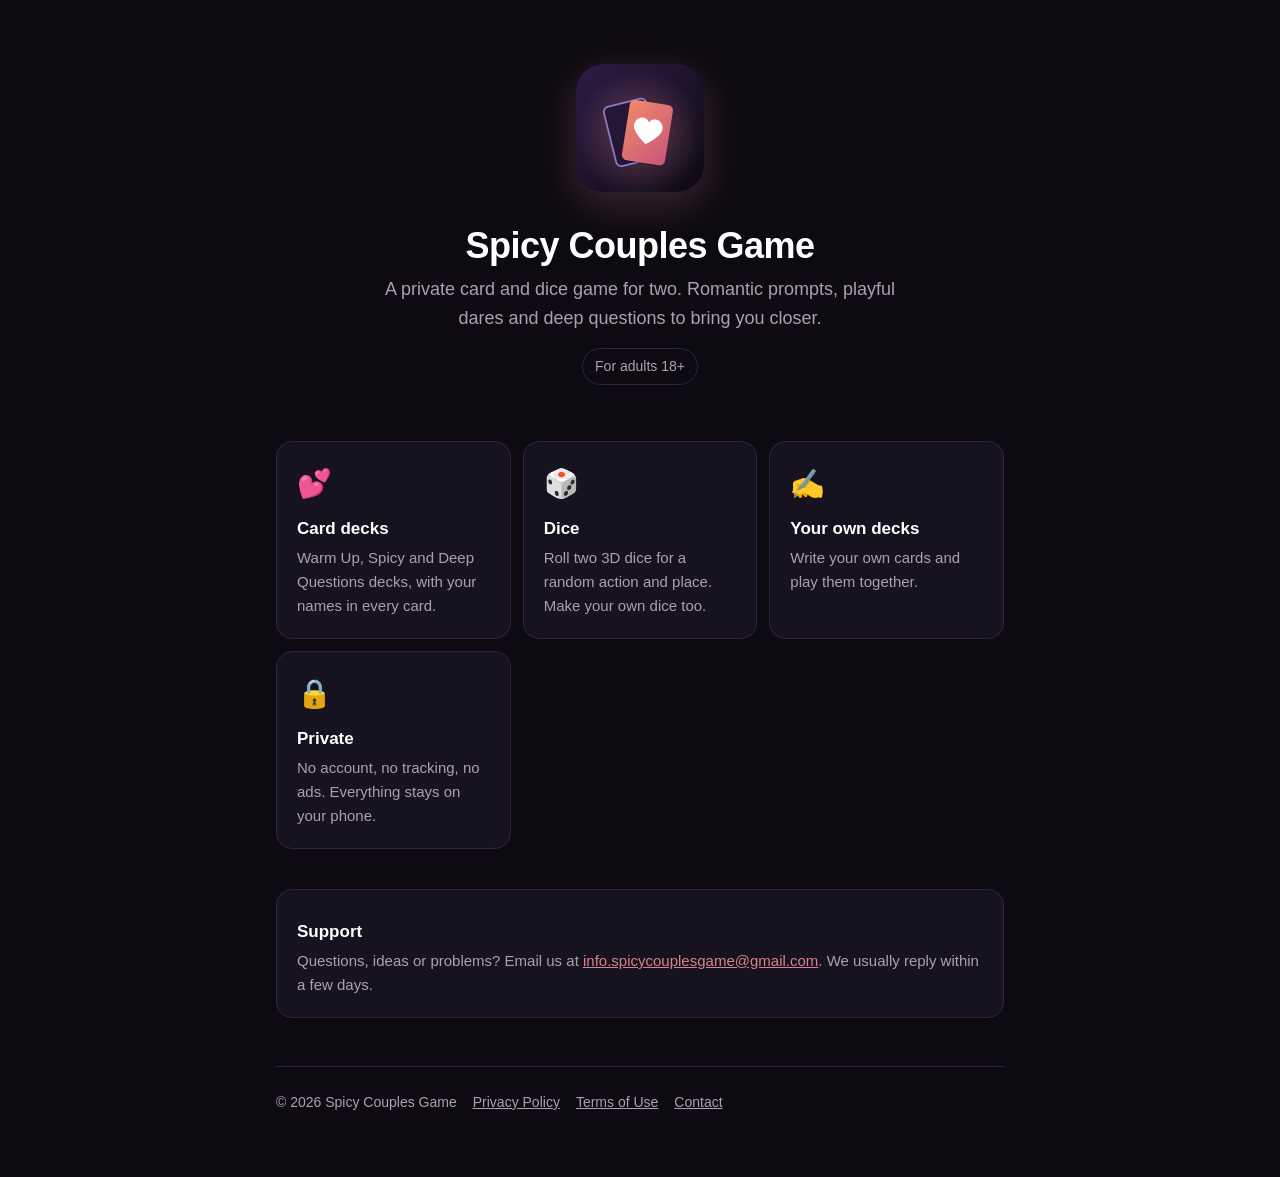
<file: index.html>
<!doctype html>
<html lang="en">
<head>
  <meta charset="utf-8">
  <meta name="viewport" content="width=device-width, initial-scale=1">
  <title>Spicy Couples Game</title>
  <meta name="description" content="A private card and dice game for couples. Works offline, no account needed.">
  <link rel="icon" href="favicon.png">
  <link rel="stylesheet" href="style.css">
</head>
<body>
  <main class="wrap">
    <section class="hero">
      <img src="icon.png" alt="Spicy Couples Game icon">
      <h1>Spicy Couples Game</h1>
      <p>A private card and dice game for two. Romantic prompts, playful dares and deep questions to bring you closer.</p>
      <span class="badge">For adults 18+</span>
    </section>

    <section class="features">
      <div class="card">
        <div class="emoji">💕</div>
        <h3>Card decks</h3>
        <p>Warm Up, Spicy and Deep Questions decks, with your names in every card.</p>
      </div>
      <div class="card">
        <div class="emoji">🎲</div>
        <h3>Dice</h3>
        <p>Roll two 3D dice for a random action and place. Make your own dice too.</p>
      </div>
      <div class="card">
        <div class="emoji">✍️</div>
        <h3>Your own decks</h3>
        <p>Write your own cards and play them together.</p>
      </div>
      <div class="card">
        <div class="emoji">🔒</div>
        <h3>Private</h3>
        <p>No account, no tracking, no ads. Everything stays on your phone.</p>
      </div>
    </section>

    <section class="card">
      <h3>Support</h3>
      <p>Questions, ideas or problems? Email us at <a href="mailto:info.spicycouplesgame@gmail.com">info.spicycouplesgame@gmail.com</a>. We usually reply within a few days.</p>
    </section>

    <footer>
      <span>© 2026 Spicy Couples Game</span>
      <a href="privacy.html">Privacy Policy</a>
      <a href="terms.html">Terms of Use</a>
      <a href="mailto:info.spicycouplesgame@gmail.com">Contact</a>
    </footer>
  </main>
</body>
</html>
</file>
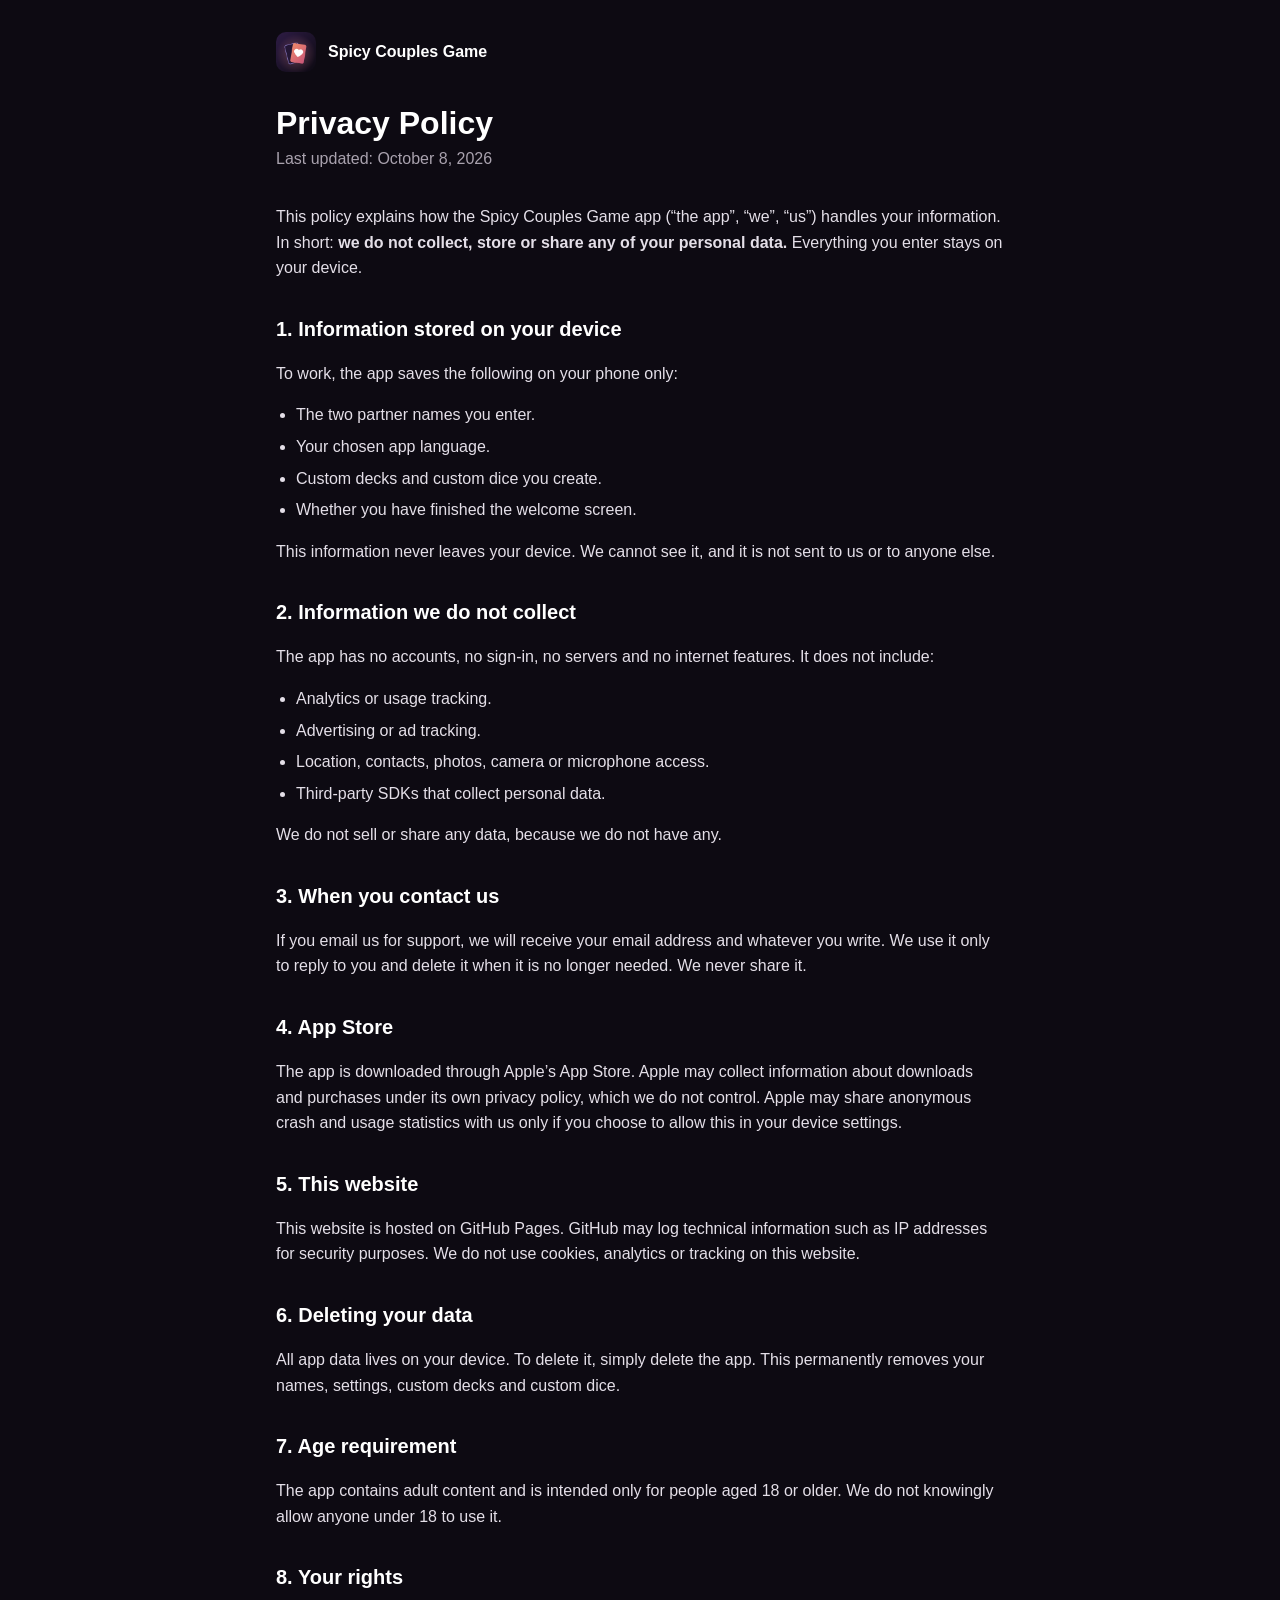
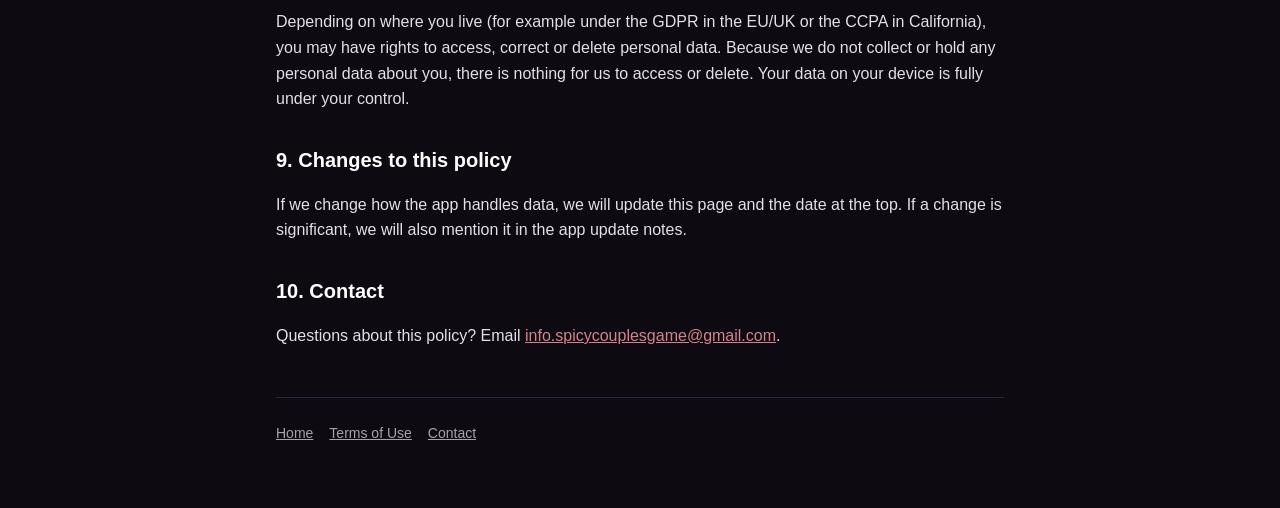
<file: privacy.html>
<!doctype html>
<html lang="en">
<head>
  <meta charset="utf-8">
  <meta name="viewport" content="width=device-width, initial-scale=1">
  <title>Privacy Policy – Spicy Couples Game</title>
  <link rel="icon" href="favicon.png">
  <link rel="stylesheet" href="style.css">
</head>
<body>
  <main class="wrap doc">
    <a class="top" href="index.html"><img src="icon.png" alt="">Spicy Couples Game</a>

    <h1>Privacy Policy</h1>
    <p class="date">Last updated: October 8, 2026</p>

    <p>This policy explains how the Spicy Couples Game app (“the app”, “we”, “us”) handles your information. In short: <strong>we do not collect, store or share any of your personal data.</strong> Everything you enter stays on your device.</p>

    <h2>1. Information stored on your device</h2>
    <p>To work, the app saves the following on your phone only:</p>
    <ul>
      <li>The two partner names you enter.</li>
      <li>Your chosen app language.</li>
      <li>Custom decks and custom dice you create.</li>
      <li>Whether you have finished the welcome screen.</li>
    </ul>
    <p>This information never leaves your device. We cannot see it, and it is not sent to us or to anyone else.</p>

    <h2>2. Information we do not collect</h2>
    <p>The app has no accounts, no sign-in, no servers and no internet features. It does not include:</p>
    <ul>
      <li>Analytics or usage tracking.</li>
      <li>Advertising or ad tracking.</li>
      <li>Location, contacts, photos, camera or microphone access.</li>
      <li>Third-party SDKs that collect personal data.</li>
    </ul>
    <p>We do not sell or share any data, because we do not have any.</p>

    <h2>3. When you contact us</h2>
    <p>If you email us for support, we will receive your email address and whatever you write. We use it only to reply to you and delete it when it is no longer needed. We never share it.</p>

    <h2>4. App Store</h2>
    <p>The app is downloaded through Apple’s App Store. Apple may collect information about downloads and purchases under its own privacy policy, which we do not control. Apple may share anonymous crash and usage statistics with us only if you choose to allow this in your device settings.</p>

    <h2>5. This website</h2>
    <p>This website is hosted on GitHub Pages. GitHub may log technical information such as IP addresses for security purposes. We do not use cookies, analytics or tracking on this website.</p>

    <h2>6. Deleting your data</h2>
    <p>All app data lives on your device. To delete it, simply delete the app. This permanently removes your names, settings, custom decks and custom dice.</p>

    <h2>7. Age requirement</h2>
    <p>The app contains adult content and is intended only for people aged 18 or older. We do not knowingly allow anyone under 18 to use it.</p>

    <h2>8. Your rights</h2>
    <p>Depending on where you live (for example under the GDPR in the EU/UK or the CCPA in California), you may have rights to access, correct or delete personal data. Because we do not collect or hold any personal data about you, there is nothing for us to access or delete. Your data on your device is fully under your control.</p>

    <h2>9. Changes to this policy</h2>
    <p>If we change how the app handles data, we will update this page and the date at the top. If a change is significant, we will also mention it in the app update notes.</p>

    <h2>10. Contact</h2>
    <p>Questions about this policy? Email <a href="mailto:info.spicycouplesgame@gmail.com">info.spicycouplesgame@gmail.com</a>.</p>

    <footer>
      <a href="index.html">Home</a>
      <a href="terms.html">Terms of Use</a>
      <a href="mailto:info.spicycouplesgame@gmail.com">Contact</a>
    </footer>
  </main>
</body>
</html>
</file>
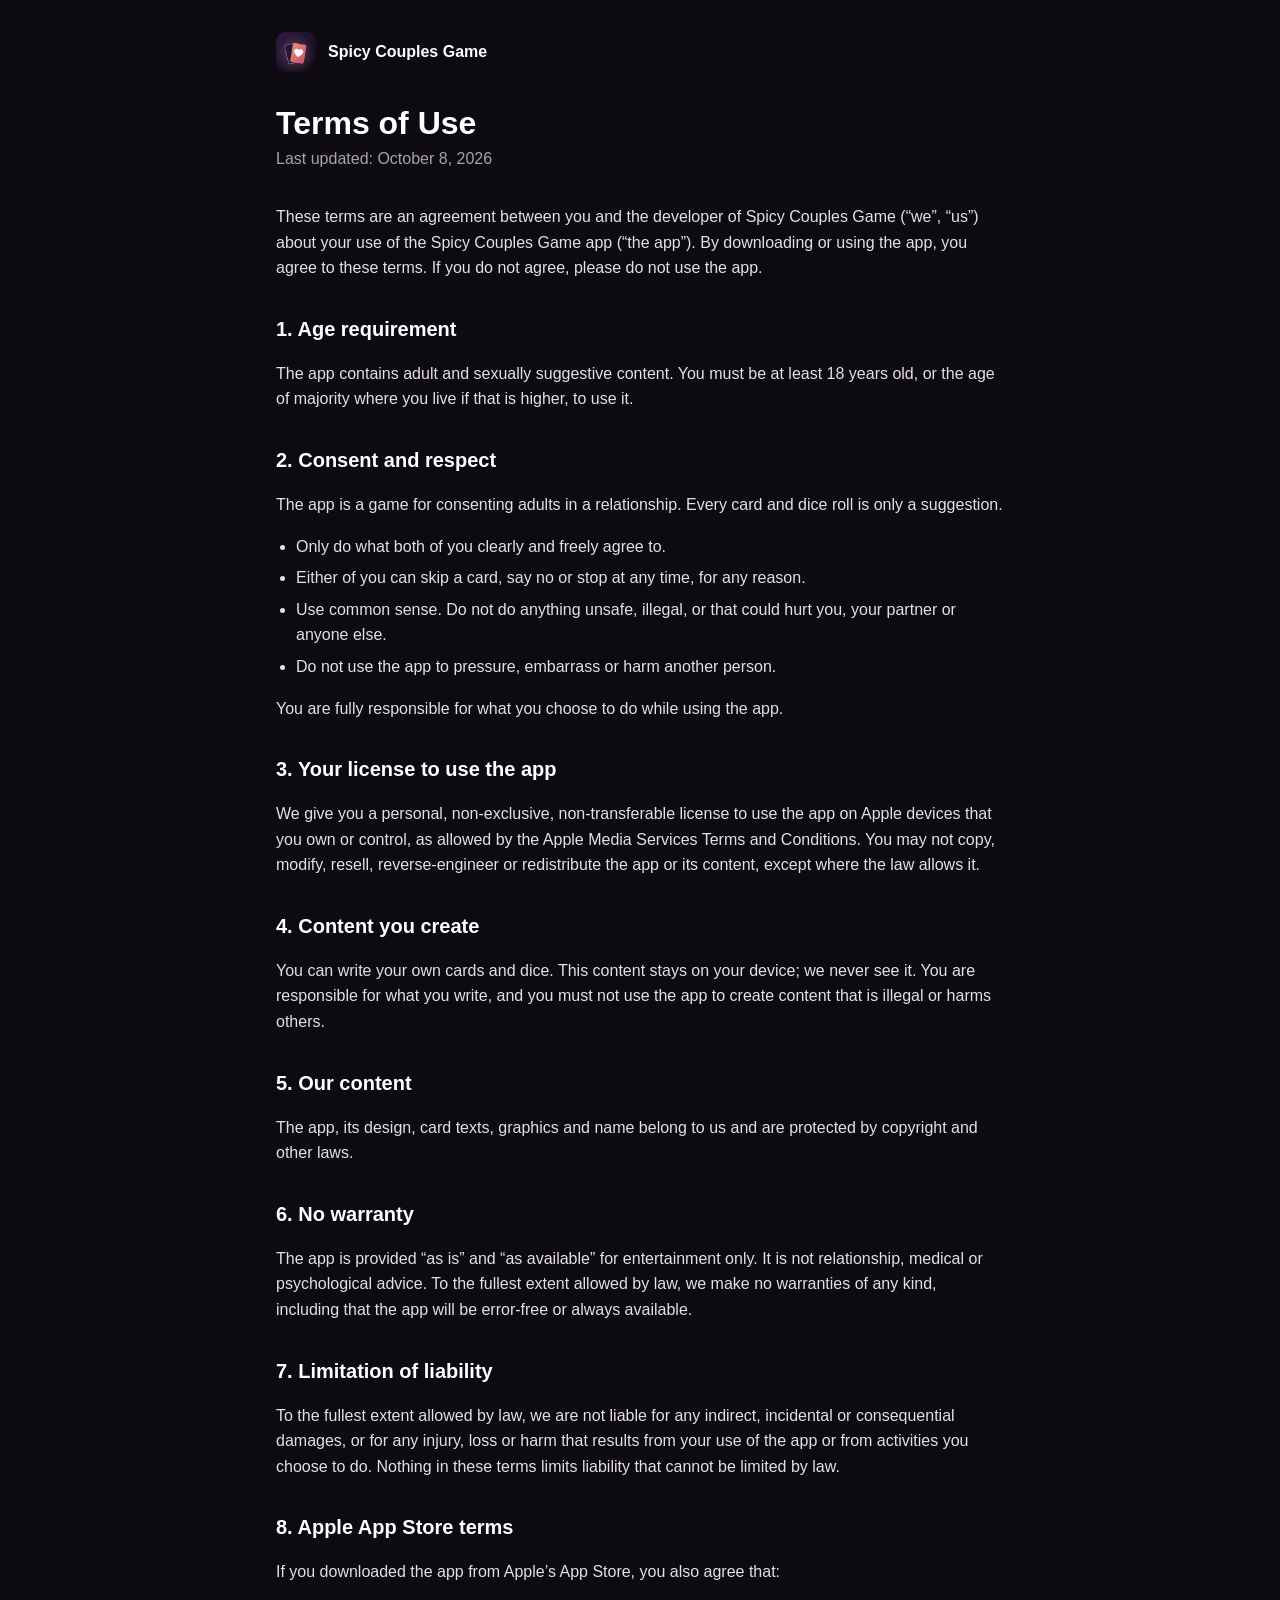
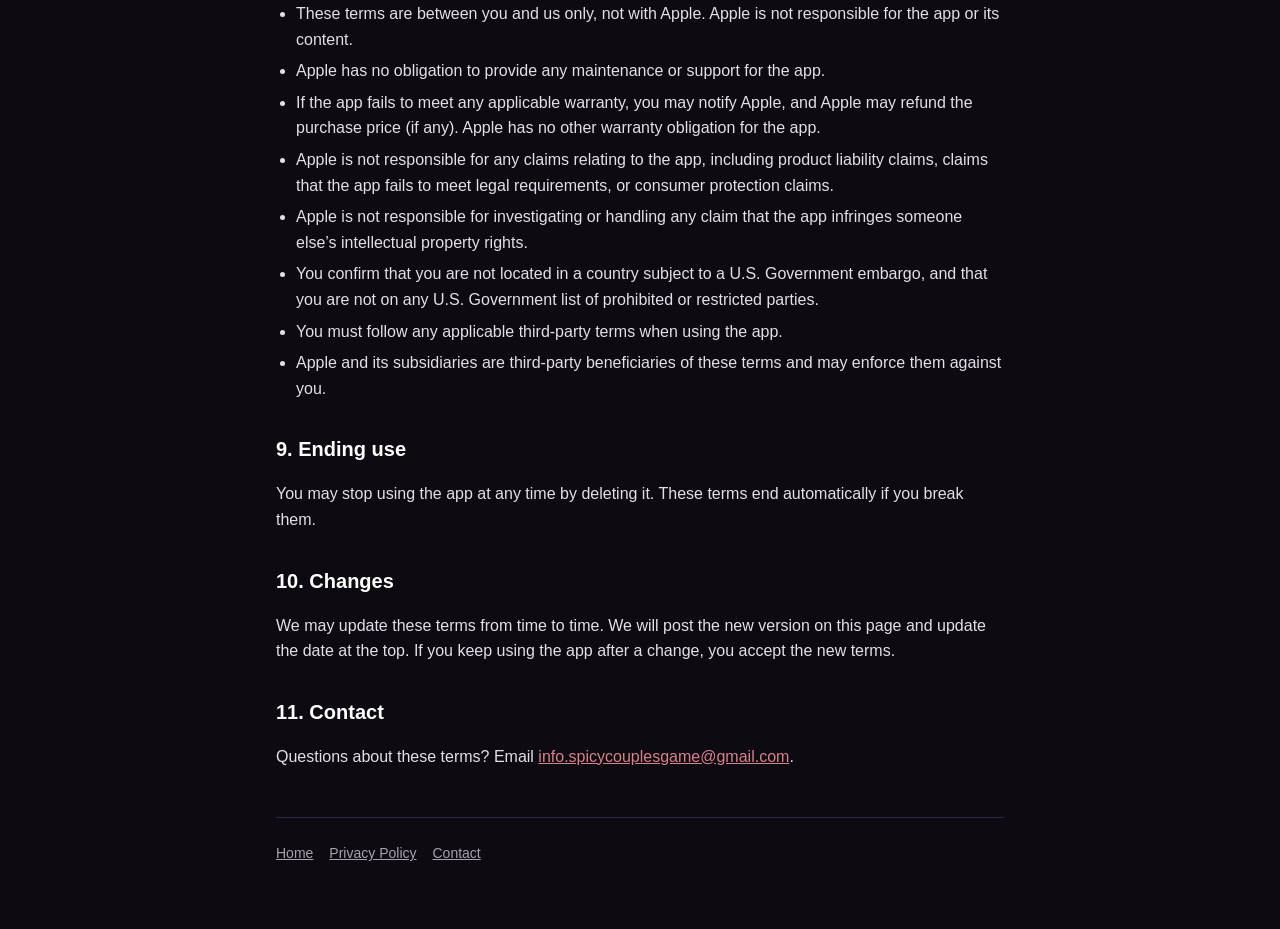
<file: terms.html>
<!doctype html>
<html lang="en">
<head>
  <meta charset="utf-8">
  <meta name="viewport" content="width=device-width, initial-scale=1">
  <title>Terms of Use – Spicy Couples Game</title>
  <link rel="icon" href="favicon.png">
  <link rel="stylesheet" href="style.css">
</head>
<body>
  <main class="wrap doc">
    <a class="top" href="index.html"><img src="icon.png" alt="">Spicy Couples Game</a>

    <h1>Terms of Use</h1>
    <p class="date">Last updated: October 8, 2026</p>

    <p>These terms are an agreement between you and the developer of Spicy Couples Game (“we”, “us”) about your use of the Spicy Couples Game app (“the app”). By downloading or using the app, you agree to these terms. If you do not agree, please do not use the app.</p>

    <h2>1. Age requirement</h2>
    <p>The app contains adult and sexually suggestive content. You must be at least 18 years old, or the age of majority where you live if that is higher, to use it.</p>

    <h2>2. Consent and respect</h2>
    <p>The app is a game for consenting adults in a relationship. Every card and dice roll is only a suggestion.</p>
    <ul>
      <li>Only do what both of you clearly and freely agree to.</li>
      <li>Either of you can skip a card, say no or stop at any time, for any reason.</li>
      <li>Use common sense. Do not do anything unsafe, illegal, or that could hurt you, your partner or anyone else.</li>
      <li>Do not use the app to pressure, embarrass or harm another person.</li>
    </ul>
    <p>You are fully responsible for what you choose to do while using the app.</p>

    <h2>3. Your license to use the app</h2>
    <p>We give you a personal, non-exclusive, non-transferable license to use the app on Apple devices that you own or control, as allowed by the Apple Media Services Terms and Conditions. You may not copy, modify, resell, reverse-engineer or redistribute the app or its content, except where the law allows it.</p>

    <h2>4. Content you create</h2>
    <p>You can write your own cards and dice. This content stays on your device; we never see it. You are responsible for what you write, and you must not use the app to create content that is illegal or harms others.</p>

    <h2>5. Our content</h2>
    <p>The app, its design, card texts, graphics and name belong to us and are protected by copyright and other laws.</p>

    <h2>6. No warranty</h2>
    <p>The app is provided “as is” and “as available” for entertainment only. It is not relationship, medical or psychological advice. To the fullest extent allowed by law, we make no warranties of any kind, including that the app will be error-free or always available.</p>

    <h2>7. Limitation of liability</h2>
    <p>To the fullest extent allowed by law, we are not liable for any indirect, incidental or consequential damages, or for any injury, loss or harm that results from your use of the app or from activities you choose to do. Nothing in these terms limits liability that cannot be limited by law.</p>

    <h2>8. Apple App Store terms</h2>
    <p>If you downloaded the app from Apple’s App Store, you also agree that:</p>
    <ul>
      <li>These terms are between you and us only, not with Apple. Apple is not responsible for the app or its content.</li>
      <li>Apple has no obligation to provide any maintenance or support for the app.</li>
      <li>If the app fails to meet any applicable warranty, you may notify Apple, and Apple may refund the purchase price (if any). Apple has no other warranty obligation for the app.</li>
      <li>Apple is not responsible for any claims relating to the app, including product liability claims, claims that the app fails to meet legal requirements, or consumer protection claims.</li>
      <li>Apple is not responsible for investigating or handling any claim that the app infringes someone else’s intellectual property rights.</li>
      <li>You confirm that you are not located in a country subject to a U.S. Government embargo, and that you are not on any U.S. Government list of prohibited or restricted parties.</li>
      <li>You must follow any applicable third-party terms when using the app.</li>
      <li>Apple and its subsidiaries are third-party beneficiaries of these terms and may enforce them against you.</li>
    </ul>

    <h2>9. Ending use</h2>
    <p>You may stop using the app at any time by deleting it. These terms end automatically if you break them.</p>

    <h2>10. Changes</h2>
    <p>We may update these terms from time to time. We will post the new version on this page and update the date at the top. If you keep using the app after a change, you accept the new terms.</p>

    <h2>11. Contact</h2>
    <p>Questions about these terms? Email <a href="mailto:info.spicycouplesgame@gmail.com">info.spicycouplesgame@gmail.com</a>.</p>

    <footer>
      <a href="index.html">Home</a>
      <a href="privacy.html">Privacy Policy</a>
      <a href="mailto:info.spicycouplesgame@gmail.com">Contact</a>
    </footer>
  </main>
</body>
</html>
</file>
<file: style.css>
:root {
  --bg: #0D0A12;
  --surface: #17121F;
  --border: #2E2640;
  --text: #FFFFFF;
  --muted: #A9A2AE;
  --accent: #D9828B;
  --accent-2: #E8725C;
  --violet: #8B7CC8;
}

* { box-sizing: border-box; }

html { -webkit-text-size-adjust: 100%; }

body {
  margin: 0;
  background: var(--bg);
  color: var(--text);
  font-family: -apple-system, BlinkMacSystemFont, "Segoe UI", Roboto, Helvetica, Arial, sans-serif;
  line-height: 1.6;
}

a { color: var(--accent); }
a:hover { color: var(--accent-2); }

.wrap {
  max-width: 760px;
  margin: 0 auto;
  padding: 32px 16px 64px;
}

.top {
  display: flex;
  align-items: center;
  gap: 12px;
  margin-bottom: 32px;
  text-decoration: none;
  color: var(--text);
  font-weight: 700;
}

.top img { width: 40px; height: 40px; border-radius: 10px; }

.hero { text-align: center; padding: 32px 0 16px; }

.hero img {
  width: 128px;
  height: 128px;
  border-radius: 28px;
  box-shadow: 0 12px 40px rgba(217, 130, 139, 0.25);
}

.hero h1 { font-size: 36px; line-height: 1.2; margin: 24px 0 8px; letter-spacing: -0.5px; }

.hero p { color: var(--muted); font-size: 18px; margin: 0 auto; max-width: 520px; }

.badge {
  display: inline-block;
  margin-top: 16px;
  padding: 6px 12px;
  border-radius: 999px;
  border: 1px solid var(--border);
  color: var(--muted);
  font-size: 14px;
}

.features {
  display: grid;
  grid-template-columns: repeat(auto-fit, minmax(200px, 1fr));
  gap: 12px;
  margin: 40px 0;
}

.card {
  background: var(--surface);
  border: 1px solid var(--border);
  border-radius: 16px;
  padding: 20px;
}

.card h3 { margin: 8px 0 4px; font-size: 17px; }
.card p { margin: 0; color: var(--muted); font-size: 15px; }
.card .emoji { font-size: 28px; }

.doc h1 { font-size: 32px; line-height: 1.2; margin: 0 0 4px; }
.doc .date { color: var(--muted); margin: 0 0 32px; }
.doc h2 { font-size: 20px; margin: 32px 0 8px; }
.doc p, .doc li { color: #E4DFE8; }
.doc ul { padding-left: 20px; }
.doc li { margin-bottom: 6px; }

footer {
  border-top: 1px solid var(--border);
  margin-top: 48px;
  padding-top: 24px;
  color: var(--muted);
  font-size: 14px;
  display: flex;
  flex-wrap: wrap;
  gap: 16px;
}

footer a { color: var(--muted); }
</file>
